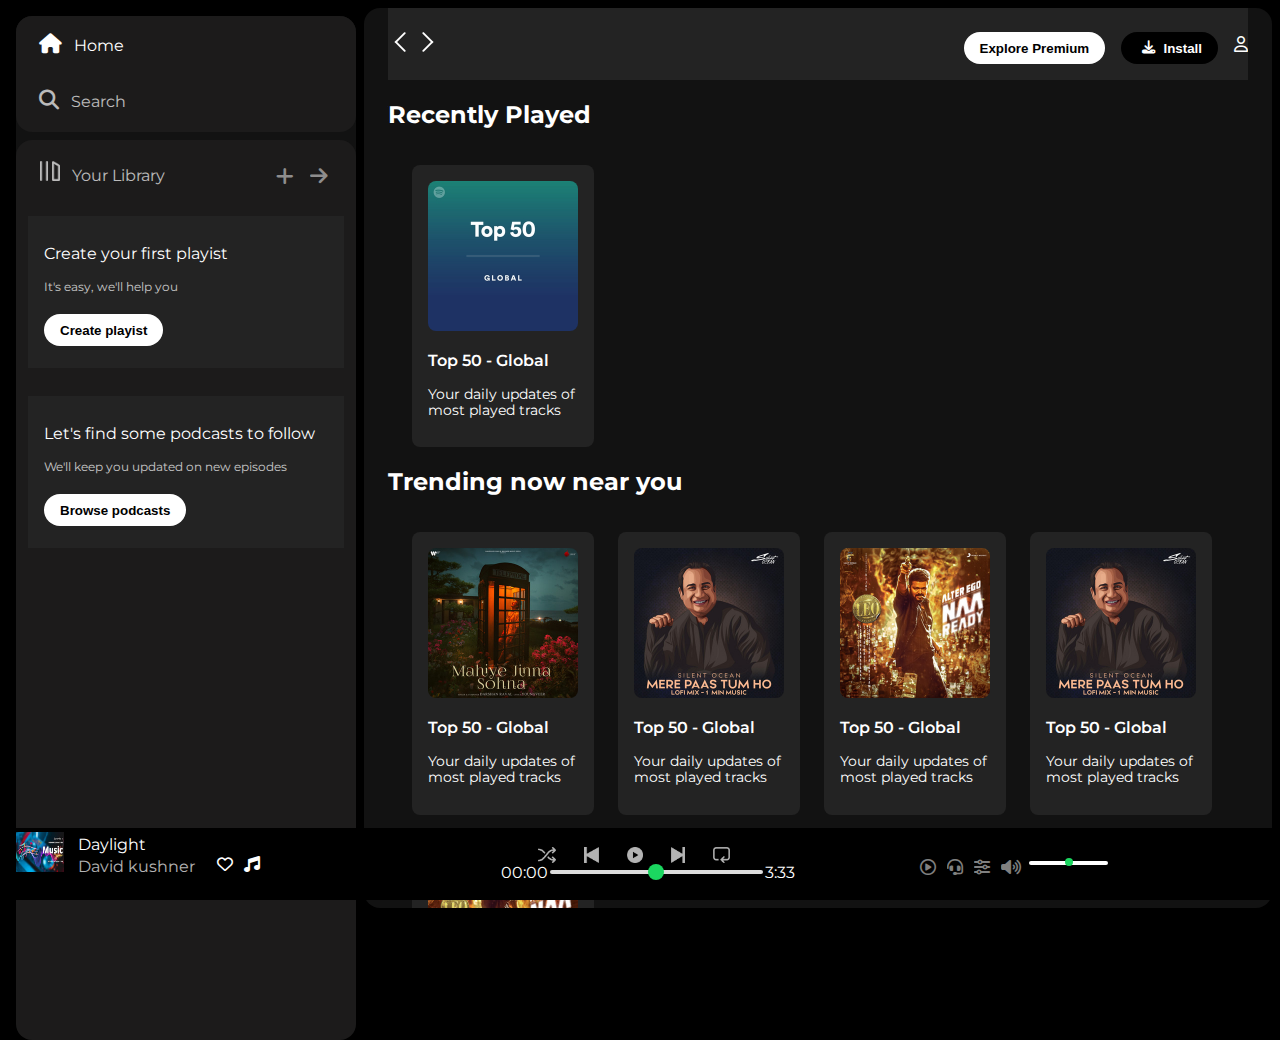
<file: index.html>
<!DOCTYPE html>
<html lang="en">
  <head>
    <meta charset="UTF-8" />
    <meta name="viewport" content="width=device-width, initial-scale=1.0" />

    <link
      rel="stylesheet"
      href="https://cdnjs.cloudflare.com/ajax/libs/font-awesome/6.7.2/css/all.min.css"
      integrity="sha512-Evv84Mr4kqVGRNSgIGL/F/aIDqQb7xQ2vcrdIwxfjThSH8CSR7PBEakCr51Ck+w+/U6swU2Im1vVX0SVk9ABhg=="
      crossorigin="anonymous"
      referrerpolicy="no-referrer"
    />
    <link rel="icon" href="./logo.png" />
    <title>Spotify - Web Player : Music for everyone</title>
    <link rel="preconnect" href="https://fonts.googleapis.com" />
    <link rel="preconnect" href="https://fonts.gstatic.com" crossorigin />
    <link
      href="https://fonts.googleapis.com/css2?family=Montserrat:wght@100..900&display=swap"
      rel="stylesheet"
    />
    <link
      rel="stylesheet"
      href="https://fonts.googleapis.com/css2?family=Material+Symbols+Outlined:opsz,wght,FILL,GRAD@24,400,0,0&icon_names=play_circle"
    />
    <link rel="stylesheet" href="style.css" />
  </head>
  <body>
    <div class="main">
      <div class="sidebar">
        <div class="nav">
          <div class="nav-option" style="opacity: 1">
            <i class="fa-solid fa-house"></i>
            <a href="#">Home</a>
          </div>
          <div class="nav-option">
            <i class="fa-solid fa-magnifying-glass"></i>
            <a href="#">Search</a>
          </div>
        </div>

        <div class="library">
          <div class="options">
            <div class="lib-option nav-option">
              <img src="./library_icon.png" />
              <a href="#">Your Library</a>
            </div>
            <div class="icons">
              <i class="fa-solid fa-plus"></i>
              <i class="fa-solid fa-arrow-right"></i>
            </div>
          </div>

          <div class="lib-box">
            <div class="box">
              <p class="box-p1">Create your first playist</p>
              <p class="box-p2">It's easy, we'll help you</p>
              <button class="badge">Create playist</button>
            </div>
            <div class="box">
              <p class="box-p1">Let's find some podcasts to follow</p>
              <p class="box-p2">We'll keep you updated on new episodes</p>
              <button class="badge">Browse podcasts</button>
            </div>
          </div>
        </div>
      </div>

      <div class="main-content">
        <div class="sticky-nav">
          <div class="nav-icons">
            <img src="./backward_icon.png" />
            <img src="./forward_icon.png" class="hide" />
          </div>
          <div class="sticky-nav-options">
            <button class="badge nav-items hide">Explore Premium</button>
            <button class="badge nav-items dark-badge">
              <i class="fa-solid fa-download" style="margin: 0.3rem"></i>
              Install
            </button>
            <i class="fa-regular fa-user"></i>
          </div>
        </div>

        <h2>Recently Played</h2>
        <div class="cards-container">
          <div class="card">
            <img src="./card1img.jpeg" alt="" class="card-img" />
            <p class="card-title">Top 50 - Global</p>
            <p class="card-info">Your daily updates of most played tracks</p>
          </div>
        </div>

        <h2>Trending now near you</h2>

        <div class="cards-container">
          <div class="card">
            <img src="./card2img.jpeg" alt="" class="card-img" />
            <p class="card-title">Top 50 - Global</p>
            <p class="card-info">Your daily updates of most played tracks</p>
          </div>

          <div class="card">
            <img src="./card3img.jpeg" alt="" class="card-img" />
            <p class="card-title">Top 50 - Global</p>
            <p class="card-info">Your daily updates of most played tracks</p>
          </div>

          <div class="card">
            <img src="./card4img.jpeg" alt="" class="card-img" />
            <p class="card-title">Top 50 - Global</p>
            <p class="card-info">Your daily updates of most played tracks</p>
          </div>
          <div class="card">
            <img src="./card3img.jpeg" alt="" class="card-img" />
            <p class="card-title">Top 50 - Global</p>
            <p class="card-info">Your daily updates of most played tracks</p>
          </div>
          <div class="card">
            <img src="./card4img.jpeg" alt="" class="card-img" />
            <p class="card-title">Top 50 - Global</p>
            <p class="card-info">Your daily updates of most played tracks</p>
          </div>
        </div>

        <h2>Featured Charts</h2>
        <div class="cards-container">
          <div class="card">
            <img src="./card5img.jpeg" alt="" class="card-img" />
            <p class="card-title">Top 50 - Global</p>
            <p class="card-info">Your daily updates of most played tracks</p>
          </div>
          <div class="card">
            <img src="./card6img.jpeg" alt="" class="card-img" />
            <p class="card-title">Top 50 - Global</p>
            <p class="card-info">Your daily updates of most played tracks</p>
          </div>
          <div class="card">
            <img src="./card1img.jpeg" alt="" class="card-img" />
            <p class="card-title">Top 50 - Global</p>
            <p class="card-info">Your daily updates of most played tracks</p>
          </div>
        </div>
        <div class="footer">
          <div class="line"></div>
        </div>
      </div>
      <div class="music-player">
        <div class="album">
          <div class="song-image">
            <img src="image.png" alt="" />
          </div>
          <div class="song-details">
            <p class="song-name">Daylight</p>
            <p class="song-singer-name">David kushner</p>
          </div>
          <div class="song-icon">
            <i class="fa-regular fa-heart"></i>
            <i class="fa-solid fa-music"></i>
          </div>
        </div>
        <div class="player">
          <div class="player-controls">
            <img src="./player_icon1.png" class="player-control-icon" />
            <img src="./player_icon2.png" class="player-control-icon" />
            <img src="./player_icon3.png" class="player-control-icon" />
            <img src="./player_icon4.png" class="player-control-icon" />
            <img src="./player_icon5.png" class="player-control-icon" />
          </div>
          <div class="playback-bar">
            <span class="curr-time">00:00</span>
            <input type="range" min="0" max="100" class="progress-bar" />
            <span class="tot-time">3:33</span>
          </div>
        </div>
        <div class="controls">
          <div class="default-icon song-icon">
            <i class="fa-regular fa-circle-play"></i>
            <i class="fa-solid fa-headset"></i>
            <i class="fa-solid fa-sliders"></i>
            <i class="fa-solid fa-volume-high" id="hello"></i>
          </div>
          <div class="range">
            <input type="range" min="0" max="100" class="volume" />
          </div>
          <!-- <p>hello</p> -->
        </div>
      </div>
    </div>
  </body>
</html>
</file>
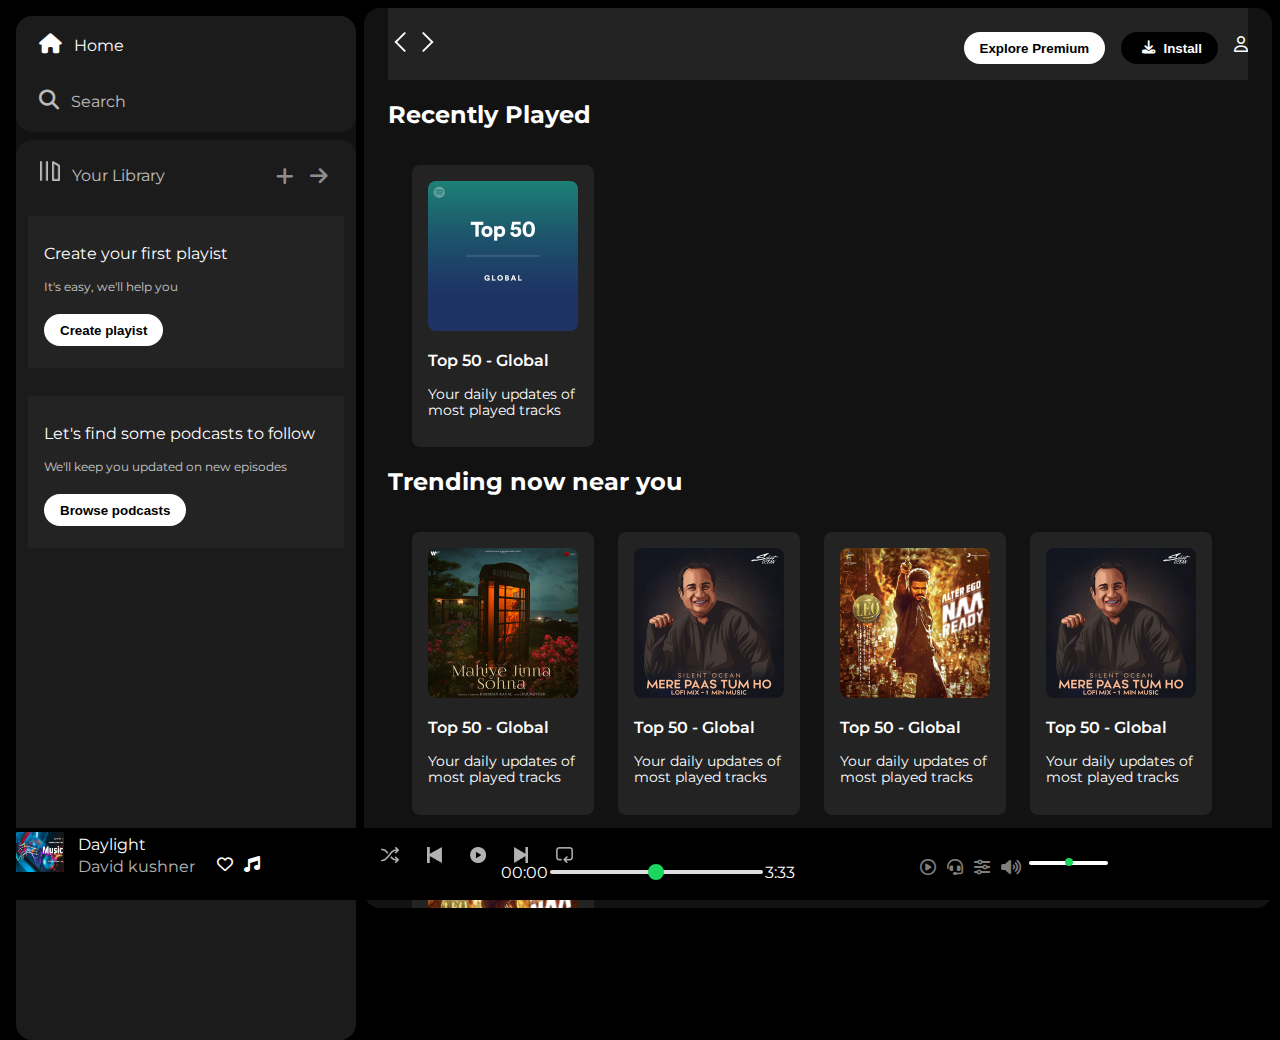
<file: temp.html>
<!DOCTYPE html>
<html lang="en">
  <head>
    <meta charset="UTF-8" />
    <meta name="viewport" content="width=device-width, initial-scale=1.0" />

    <link
      rel="stylesheet"
      href="https://cdnjs.cloudflare.com/ajax/libs/font-awesome/6.7.2/css/all.min.css"
      integrity="sha512-Evv84Mr4kqVGRNSgIGL/F/aIDqQb7xQ2vcrdIwxfjThSH8CSR7PBEakCr51Ck+w+/U6swU2Im1vVX0SVk9ABhg=="
      crossorigin="anonymous"
      referrerpolicy="no-referrer"
    />
    <link rel="icon" href="./logo.png" />
    <title>Spotify - Web Player : Music for everyone</title>
    <link rel="preconnect" href="https://fonts.googleapis.com" />
    <link rel="preconnect" href="https://fonts.gstatic.com" crossorigin />
    <link
      href="https://fonts.googleapis.com/css2?family=Montserrat:wght@100..900&display=swap"
      rel="stylesheet"
    />
    <link
      rel="stylesheet"
      href="https://fonts.googleapis.com/css2?family=Material+Symbols+Outlined:opsz,wght,FILL,GRAD@24,400,0,0&icon_names=play_circle"
    />
    <link rel="stylesheet" href="temp.css" />
  </head>
  <body>
    <div class="main">
      <div class="sidebar">
        <div class="nav">
          <div class="nav-option" style="opacity: 1">
            <i class="fa-solid fa-house"></i>
            <a href="#">Home</a>
          </div>
          <div class="nav-option">
            <i class="fa-solid fa-magnifying-glass"></i>
            <a href="#">Search</a>
          </div>
        </div>

        <div class="library">
          <div class="options">
            <div class="lib-option nav-option">
              <img src="./library_icon.png" />
              <a href="#">Your Library</a>
            </div>
            <div class="icons">
              <i class="fa-solid fa-plus"></i>
              <i class="fa-solid fa-arrow-right"></i>
            </div>
          </div>

          <div class="lib-box">
            <div class="box">
              <p class="box-p1">Create your first playist</p>
              <p class="box-p2">It's easy, we'll help you</p>
              <button class="badge">Create playist</button>
            </div>
            <div class="box">
              <p class="box-p1">Let's find some podcasts to follow</p>
              <p class="box-p2">We'll keep you updated on new episodes</p>
              <button class="badge">Browse podcasts</button>
            </div>
          </div>
        </div>
      </div>

      <div class="main-content">
        <div class="sticky-nav">
          <div class="nav-icons">
            <img src="./backward_icon.png" />
            <img src="./forward_icon.png" class="hide" />
          </div>
          <div class="sticky-nav-options">
            <button class="badge nav-items hide">Explore Premium</button>
            <button class="badge nav-items dark-badge">
              <i class="fa-solid fa-download" style="margin: 0.3rem"></i>
              Install
            </button>
            <i class="fa-regular fa-user"></i>
          </div>
        </div>

        <h2>Recently Played</h2>
        <div class="cards-container">
          <div class="card">
            <img src="./card1img.jpeg" alt="" class="card-img" />
            <p class="card-title">Top 50 - Global</p>
            <p class="card-info">Your daily updates of most played tracks</p>
          </div>
        </div>

        <h2>Trending now near you</h2>

        <div class="cards-container">
          <div class="card">
            <img src="./card2img.jpeg" alt="" class="card-img" />
            <p class="card-title">Top 50 - Global</p>
            <p class="card-info">Your daily updates of most played tracks</p>
          </div>

          <div class="card">
            <img src="./card3img.jpeg" alt="" class="card-img" />
            <p class="card-title">Top 50 - Global</p>
            <p class="card-info">Your daily updates of most played tracks</p>
          </div>

          <div class="card">
            <img src="./card4img.jpeg" alt="" class="card-img" />
            <p class="card-title">Top 50 - Global</p>
            <p class="card-info">Your daily updates of most played tracks</p>
          </div>
          <div class="card">
            <img src="./card3img.jpeg" alt="" class="card-img" />
            <p class="card-title">Top 50 - Global</p>
            <p class="card-info">Your daily updates of most played tracks</p>
          </div>
          <div class="card">
            <img src="./card4img.jpeg" alt="" class="card-img" />
            <p class="card-title">Top 50 - Global</p>
            <p class="card-info">Your daily updates of most played tracks</p>
          </div>
        </div>

        <h2>Featured Charts</h2>
        <div class="cards-container">
          <div class="card">
            <img src="./card5img.jpeg" alt="" class="card-img" />
            <p class="card-title">Top 50 - Global</p>
            <p class="card-info">Your daily updates of most played tracks</p>
          </div>
          <div class="card">
            <img src="./card6img.jpeg" alt="" class="card-img" />
            <p class="card-title">Top 50 - Global</p>
            <p class="card-info">Your daily updates of most played tracks</p>
          </div>
          <div class="card">
            <img src="./card1img.jpeg" alt="" class="card-img" />
            <p class="card-title">Top 50 - Global</p>
            <p class="card-info">Your daily updates of most played tracks</p>
          </div>
        </div>
        <div class="footer">
          <div class="line"></div>
        </div>
      </div>
      <div class="music-player">
        <div class="album">
          <div class="song-image">
            <img src="image.png" alt="" />
          </div>
          <div class="song-details">
            <p class="song-name">Daylight</p>
            <p class="song-singer-name">David kushner</p>
          </div>
          <div class="song-icon">
            <i class="fa-regular fa-heart"></i>
            <i class="fa-solid fa-music"></i>
          </div>
        </div>
        <div class="player">
          <div class="player-controls">
            <img src="./player_icon1.png" class="player-control-icon" />
            <img src="./player_icon2.png" class="player-control-icon" />
            <img src="./player_icon3.png" class="player-control-icon" />
            <img src="./player_icon4.png" class="player-control-icon" />
            <img src="./player_icon5.png" class="player-control-icon" />
          </div>
          <div class="playback-bar">
            <span class="curr-time">00:00</span>
            <input type="range" min="0" max="100" class="progress-bar" />
            <span class="tot-time">3:33</span>
          </div>
        </div>
        <div class="controls">
          <div class="default-icon song-icon">
            <i class="fa-regular fa-circle-play"></i>
            <i class="fa-solid fa-headset"></i>
            <i class="fa-solid fa-sliders"></i>
            <i class="fa-solid fa-volume-high" id="hello"></i>
          </div>
          <div class="range">
            <input type="range" min="0" max="100" class="volume" />
          </div>
        </div>
      </div>
    </div>
  </body>
</html>
</file>
<file: style.css>
body {
  font-family: "Montserrat", serif;
  margin: 0;
  background-color: black;
  color: #fff;
  overflow: hidden;
}

.main {
  display: flex;
  height: 100vh;
  padding: 0.5rem;
}

.sidebar {
  background-color: #121212;
  width: 340px;
  border-radius: 1rem; /*16px*/
  margin: 0.5rem;
}
.main-content {
  background-color: #121212;
  flex: 1;
  border-radius: 1rem;
  overflow: auto;
  padding: 0 1.5rem 0 1.5rem;
}
.music-player {
  background-color: black;
  position: fixed;
  bottom: 0px;
  width: 100%;
  height: 72px;
}
a {
  text-decoration: none;
  color: white;
}
.nav {
  background-color: #1c1b1b;
  border-radius: 1rem;
  display: flex;
  flex-direction: column;
  justify-content: center;
  height: 100px;
  padding: 0.5rem 0.7rem;
}

.nav-option {
  line-height: 2.5rem;
  opacity: 0.7;
  padding: 0.5rem 0.75rem;
}
.nav-option:hover {
  opacity: 1;
}

.nav-option i {
  font-size: 1.25rem;
}

.nav-option a {
  font-size: 1rem;
  margin: 0.5rem;
}

.library {
  background-color: #1c1b1b;
  border-radius: 1rem;
  height: 100%;
  margin-top: 0.5rem;
  padding: 0.5rem 0.75rem;
}

.options {
  display: flex;
  justify-content: space-between;
  align-items: center;
}

.lib-option img {
  height: 1.25rem;
  width: 1.25rem;
}

/* .library i {
  opacity: 0.7;
  margin: 0.5rem;
} */
.icons {
  font-size: 1.25rem;

  display: flex;
}

.icons i {
  opacity: 0.5;
  margin-right: 1rem;
  border-radius: 0.75rem;
}
.icons i:hover {
  opacity: 1;
  /* margin-right: 1rem; */
}
.box {
  background-color: #232323;
  height: 8rem;
  margin: 0.75rem 0 1.75rem 0;
  padding: 0.75rem 1rem;
}
.box-p1 {
  font-size: 1rem;
}
.box-p2 {
  font-size: 0.75rem;
  opacity: 0.75;
}
.badge {
  background-color: #fff;
  border: none;
  border-radius: 100px;
  padding: 0.25rem 1rem;
  font-weight: 700;
  margin-top: 0.5rem;
  height: 2rem;
  width: fit-content;
}

.sticky-nav {
  position: sticky;
  top: 0;
  background-color: #232323;
  display: flex;
  justify-content: space-between;
  align-items: center;
  padding: 1rem 0 1rem 0;
  z-index: 10;
}
.sticky-nav-icons {
  margin-left: 0.75rem;
}
.sticky-nav-options {
  display: flex;
  justify-content: center;
  align-items: center;
}

.nav-items {
  margin-right: 1rem;
}

.dark-badge {
  background-color: #000;
  color: #fff;
}

@media (max-width: 1000px) {
  .hide {
    display: none;
  }
}
.card {
  background-color: #232323;
  width: 150px;
  border-radius: 0.5rem;
  padding: 1rem;
  margin-left: 1.5rem;
  margin-top: 1rem;
}

.cards-container {
  display: flex;
  flex-wrap: wrap;
}

.card-img {
  width: 100%;
  border-radius: 0.5rem;
}

.card-title {
  font-weight: 600;
}

.card-info {
  font-size: 0.85rem;
  opacity: 0.5rem;
}

.footer {
  height: 300px;
  display: flex;
  align-items: center;
  justify-content: center;
}
.line {
  width: 90%;
  height: 50%;
  border-top: 1px solid white;
  opacity: 0.4;
}

.music-player {
  display: flex;
  justify-content: space-between;
  align-items: center;
}
.album {
  width: 25%;
  /* background-color: pink; */
}

.player {
  width: 50%;
  /* background-color: orange; */
}

.controls {
  display: flex;
  width: 35%;
  /* background-color: green; */
}
.player-controls {
  display: flex;
  justify-content: center;
  align-items: center;
}
.player-control-icon {
  height: 1rem;
  margin-right: 1.75rem;
  opacity: 0.7;
}

.player-control-icon:hover {
  opacity: 1;
}

.playback-bar {
  display: flex;
  justify-content: center;
  align-items: center;
}

.progress-bar {
  width: 40%;
  appearance: none;
  background-color: transparent;
  cursor: pointer;
}
.progress-bar::-webkit-slider-runnable-track {
  background-color: #ddd;
  border-radius: 100px;
  height: 0.2rem;
}
.progress-bar::-webkit-slider-thumb {
  appearance: none;
  height: 1rem;
  width: 1rem;
  background-color: #1bd760;
  border-radius: 50%;
  margin-top: -6px;
}

.song-image img {
  margin: 0.5rem;
  height: 2.5rem;
  width: 3rem;
}

.album {
  width: 35%;
  display: flex;
  flex-wrap: wrap;
}
.song-details {
  margin: 0.5rem 0 0 0.2rem;
}
.song-singer-name {
  opacity: 0.7;
  margin: 0.2rem;
}

.album div p {
  margin: 0.2rem;
}
.song-icon {
  display: flex;
  justify-content: center;
  align-items: center;
  height: 5rem;
  width: 5rem;
}
.song-icon i {
  margin: 0 0.35rem;
}

.volume {
  width: 60%;
  appearance: none;
  background-color: transparent;
  cursor: pointer;
  height: 5rem;
}
.volume::-webkit-slider-runnable-track {
  width: 100%;
  height: 0.21rem;
  background-color: #fff;
  border-radius: 2px;
}
.default-icon {
  display: flex;
  justify-content: center;
  align-items: center;
  height: 5rem;
  width: 7rem;
}
.volume::-webkit-slider-thumb {
  appearance: none;
  height: 0.5rem;
  width: 0.5rem;
  background-color: #1bd760;
  border-radius: 50%;
  margin-top: -3px;
}

.default-icon i {
  height: 0.3rem;
  width: 100%rem;
  opacity: 0.5;
  margin: 0 0.35rem;
}

.default-icon i:hover {
  opacity: 1;
}
</file>
<file: temp.css>
body {
  font-family: "Montserrat", serif;
  margin: 0;
  background-color: black;
  color: #fff;
  overflow: hidden;
}

.main {
  display: flex;
  height: 100vh;
  padding: 0.5rem;
}

.sidebar {
  background-color: #121212;
  width: 340px;
  border-radius: 1rem; /*16px*/
  margin: 0.5rem;
}
.main-content {
  background-color: #121212;
  flex: 1;
  border-radius: 1rem;
  overflow: auto;
  padding: 0 1.5rem 0 1.5rem;
}
.music-player {
  background-color: black;
  position: fixed;
  bottom: 0px;
  width: 100%;
  height: 72px;
}
a {
  text-decoration: none;
  color: white;
}
.nav {
  background-color: #1c1b1b;
  border-radius: 1rem;
  display: flex;
  flex-direction: column;
  justify-content: center;
  height: 100px;
  padding: 0.5rem 0.7rem;
}

.nav-option {
  line-height: 2.5rem;
  opacity: 0.7;
  padding: 0.5rem 0.75rem;
}
.nav-option:hover {
  opacity: 1;
}

.nav-option i {
  font-size: 1.25rem;
}

.nav-option a {
  font-size: 1rem;
  margin: 0.5rem;
}

.library {
  background-color: #1c1b1b;
  border-radius: 1rem;
  height: 100%;
  margin-top: 0.5rem;
  padding: 0.5rem 0.75rem;
}

.options {
  display: flex;
  justify-content: space-between;
  align-items: center;
}

.lib-option img {
  height: 1.25rem;
  width: 1.25rem;
}

/* .library i {
    opacity: 0.7;
    margin: 0.5rem;
  } */
.icons {
  font-size: 1.25rem;

  display: flex;
}

.icons i {
  opacity: 0.5;
  margin-right: 1rem;
  border-radius: 0.75rem;
}
.icons i:hover {
  opacity: 1;
  /* margin-right: 1rem; */
}
.box {
  background-color: #232323;
  height: 8rem;
  margin: 0.75rem 0 1.75rem 0;
  padding: 0.75rem 1rem;
}
.box-p1 {
  font-size: 1rem;
}
.box-p2 {
  font-size: 0.75rem;
  opacity: 0.75;
}
.badge {
  background-color: #fff;
  border: none;
  border-radius: 100px;
  padding: 0.25rem 1rem;
  font-weight: 700;
  margin-top: 0.5rem;
  height: 2rem;
  width: fit-content;
}

.sticky-nav {
  position: sticky;
  top: 0;
  background-color: #232323;
  display: flex;
  justify-content: space-between;
  align-items: center;
  padding: 1rem 0 1rem 0;
  z-index: 10;
}
.sticky-nav-icons {
  margin-left: 0.75rem;
}
.sticky-nav-options {
  display: flex;
  justify-content: center;
  align-items: center;
}

.nav-items {
  margin-right: 1rem;
}

.dark-badge {
  background-color: #000;
  color: #fff;
}

@media (max-width: 1000px) {
  .hide {
    display: none;
  }
}
.card {
  background-color: #232323;
  width: 150px;
  border-radius: 0.5rem;
  padding: 1rem;
  margin-left: 1.5rem;
  margin-top: 1rem;
}

.cards-container {
  display: flex;
  flex-wrap: wrap;
}

.card-img {
  width: 100%;
  border-radius: 0.5rem;
}

.card-title {
  font-weight: 600;
}

.card-info {
  font-size: 0.85rem;
  opacity: 0.5rem;
}

.footer {
  height: 300px;
  display: flex;
  align-items: center;
  justify-content: center;
}
.line {
  width: 90%;
  height: 50%;
  border-top: 1px solid white;
  opacity: 0.4;
}

.music-player {
  display: flex;
  justify-content: space-between;
  align-items: center;
}
.album {
  width: 25%;
  /* background-color: pink; */
}

.player {
  width: 50%;
  /* background-color: orange; */
}

.controls {
  display: flex;
  width: 35%;
  /* background-color: green; */
}
.player-controls {
  display: flex;
  justify-content: left;
  align-items: center;
}
.player-control-icon {
  height: 1rem;
  margin-right: 1.75rem;
  opacity: 0.7;
}

.player-control-icon:hover {
  opacity: 1;
}

.playback-bar {
  display: flex;
  justify-content: center;
  align-items: center;
}

.progress-bar {
  width: 40%;
  appearance: none;
  background-color: transparent;
  cursor: pointer;
}
.progress-bar::-webkit-slider-runnable-track {
  background-color: #ddd;
  border-radius: 100px;
  height: 0.2rem;
}
.progress-bar::-webkit-slider-thumb {
  appearance: none;
  height: 1rem;
  width: 1rem;
  background-color: #1bd760;
  border-radius: 50%;
  margin-top: -6px;
}

.song-image img {
  margin: 0.5rem;
  height: 2.5rem;
  width: 3rem;
}

.album {
  width: 35%;
  display: flex;
  flex-wrap: wrap;
}
.song-details {
  margin: 0.5rem 0 0 0.2rem;
}
.song-singer-name {
  opacity: 0.7;
  margin: 0.2rem;
}

.album div p {
  margin: 0.2rem;
}
.song-icon {
  display: flex;
  justify-content: center;
  align-items: center;
  height: 5rem;
  width: 5rem;
}
.song-icon i {
  margin: 0 0.35rem;
}

.volume {
  width: 60%;
  appearance: none;
  background-color: transparent;
  cursor: pointer;
  height: 5rem;
}
.volume::-webkit-slider-runnable-track {
  width: 100%;
  height: 0.21rem;
  background-color: #fff;
  border-radius: 2px;
}
.default-icon {
  display: flex;
  justify-content: center;
  align-items: center;
  height: 5rem;
  width: 7rem;
}
.volume::-webkit-slider-thumb {
  appearance: none;
  height: 0.5rem;
  width: 0.5rem;
  background-color: #1bd760;
  border-radius: 50%;
  margin-top: -3px;
}

.default-icon i {
  height: 0.3rem;
  width: 100%rem;
  opacity: 0.5;
  margin: 0 0.35rem;
}

.default-icon i:hover {
  opacity: 1;
}
.volume:hover {
  #hello {
    opacity: 1;
  }
}
</file>
